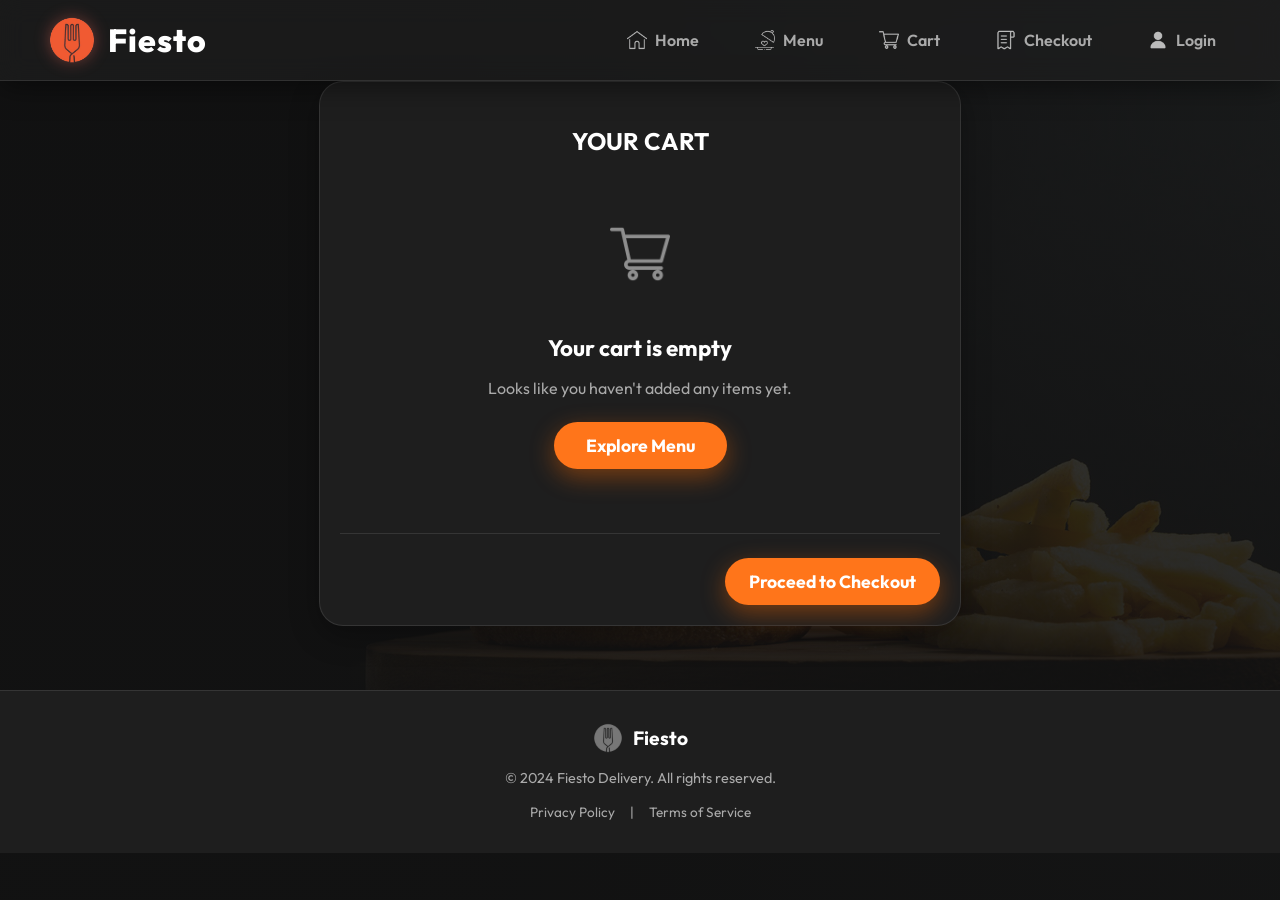
<file: frontend/cart.html>
<!DOCTYPE html>
<html lang="en">

<head>
    <meta charset="UTF-8">
    <meta name="viewport" content="width=device-width, initial-scale=1.0">
    <title>Fiesto - Cart</title>
    <link rel="stylesheet" href="style.css">
    <link rel="shortcut icon" href="images/favicon.png" type="image/x-icon">
</head>

<body>
    <div class="navigation">
        <div class="navigation-logo">
            <img class="icon" src="images/favicon.png" alt="Fiesto Logo">
            <h1 class="title">Fiesto</h1>
        </div>
        <nav>
            <ul>
                <li class="nav-item"><a href="index.html"><img src="images/home.png"><span>Home</span></a></li>
                <li class="nav-item"><a href="menu.html"><img src="images/menu.png"><span>Menu</span></a></li>
                <li class="nav-item"><a href="cart.html"><img src="images/cart.png"><span>Cart</span></a></li>
                <li class="nav-item"><a href="checkout.html"><img src="images/checkout.png"><span>Checkout</span></a>
                </li>
                <li onclick="openPopup()"><a href="#"><img src="images/person.png"><span
                            class="logged-name">Login</span></a></li>
            </ul>
        </nav>
    </div>

    <div class="cart-container">
        <h3>YOUR CART</h3>
        <ul id="cartItemsList"></ul>
        <div id="totalAmountContainer" style="display: flex; flex-direction: column; align-items: flex-end; gap: 1rem;">
            <h4>Total Amount: <span id="totalAmount">₹0.00</span></h4>
            <a href="checkout.html" class="checkout-button" style="text-decoration: none; padding: 12px 24px;">Proceed
                to Checkout</a>
        </div>
    </div>

    <div id="loginPopup" class="popup">
        <div class="popup-content">
            <span class="close" onclick="closePopup()">&times;</span>
            <h2>Login</h2>
            <form id="loginForm" onsubmit="login(event)">
                <input type="text" id="username" placeholder="Username" required>
                <input type="tel" id="phone" placeholder="Phone Number" required>
                <textarea id="address" placeholder="Address for delivery" required></textarea>
                <button id="loginBtn" type="submit" style="display: inline-block;">Login</button>
            </form>
            <button id="logoutBtn" onclick="logout()" style="display: none;">Logout</button>
        </div>
    </div>

    <footer
        style="margin-top: 4rem; padding: 2rem; border-top: 1px solid var(--border); background: var(--bg-card); text-align: center; color: var(--text-muted);">
        <div style="display: flex; justify-content: center; align-items: center; gap: 10px; margin-bottom: 1rem;">
            <img src="images/favicon.png" alt="Fiesto Logo" style="height: 30px; filter: grayscale(1);">
            <h2 style="margin: 0; color: var(--text-main); font-size: 1.2rem;">Fiesto</h2>
        </div>
        <p style="margin: 0; font-size: 0.9rem;">&copy; 2024 Fiesto Delivery. All rights reserved.</p>
        <div style="margin-top: 1rem; display: flex; justify-content: center; gap: 15px; font-size: 0.85rem;">
            <a href="#" style="color: var(--text-muted); text-decoration: none;">Privacy Policy</a> |
            <a href="#" style="color: var(--text-muted); text-decoration: none;">Terms of Service</a>
        </div>
    </footer>

    <script src="utils.js"></script>
    <script src="script.js"></script>
    <script>
        function loadCartItems() {
            const cartItemsList = document.getElementById("cartItemsList");
            const totalAmountContainer = document.getElementById("totalAmount");
            cartItemsList.innerHTML = ""; 
            let totalAmount = 0;

            const cartItems = JSON.parse(sessionStorage.getItem('cartItems')) || {};

            for (const key in cartItems) {
                if (cartItems.hasOwnProperty(key)) {
                    const item = cartItems[key];
                    const listItem = document.createElement("li");
                    listItem.innerHTML = `
                        <div>
                            <h4>${item.name}</h4>
                            <p>Quantity: ${item.count}</p>
                            <p>Price: ${item.price}</p>
                        </div>
                    `;
                    cartItemsList.appendChild(listItem);

                    const itemPriceStr = String(item.price).replace(/[^\d.]/g, '');
                    const itemPrice = parseFloat(itemPriceStr);
                    totalAmount += item.count * itemPrice;
                }
            }

            totalAmountContainer.textContent = `₹${totalAmount.toFixed(2)}`;

            if (Object.keys(cartItems).length === 0) {
                cartItemsList.style.display = 'block';
                cartItemsList.innerHTML = `
                    <div style="padding: 2rem 0;">
                        <img src="images/cart.png" alt="Empty Cart" style="height: 60px; filter: invert(1) opacity(0.5); margin-bottom: 1rem;"/>
                        <h4 style="color: var(--text-main); margin-bottom: 0.5rem; font-size: 1.4rem;">Your cart is empty</h4>
                        <p style="color: var(--text-muted); margin-bottom: 1.5rem;">Looks like you haven't added any items yet.</p>
                        <a href="menu.html" class="checkout-button" style="text-decoration: none; display: inline-block;">Explore Menu</a>
                    </div>
                `;
                totalAmountContainer.parentElement.style.display = 'none';
            } else {
                cartItemsList.style.display = 'flex';
                totalAmountContainer.parentElement.style.display = 'flex';
            }
        }

        // Load cart items when the page is loaded
        document.addEventListener("DOMContentLoaded", loadCartItems);
    </script>
</body>

</html>
</file>
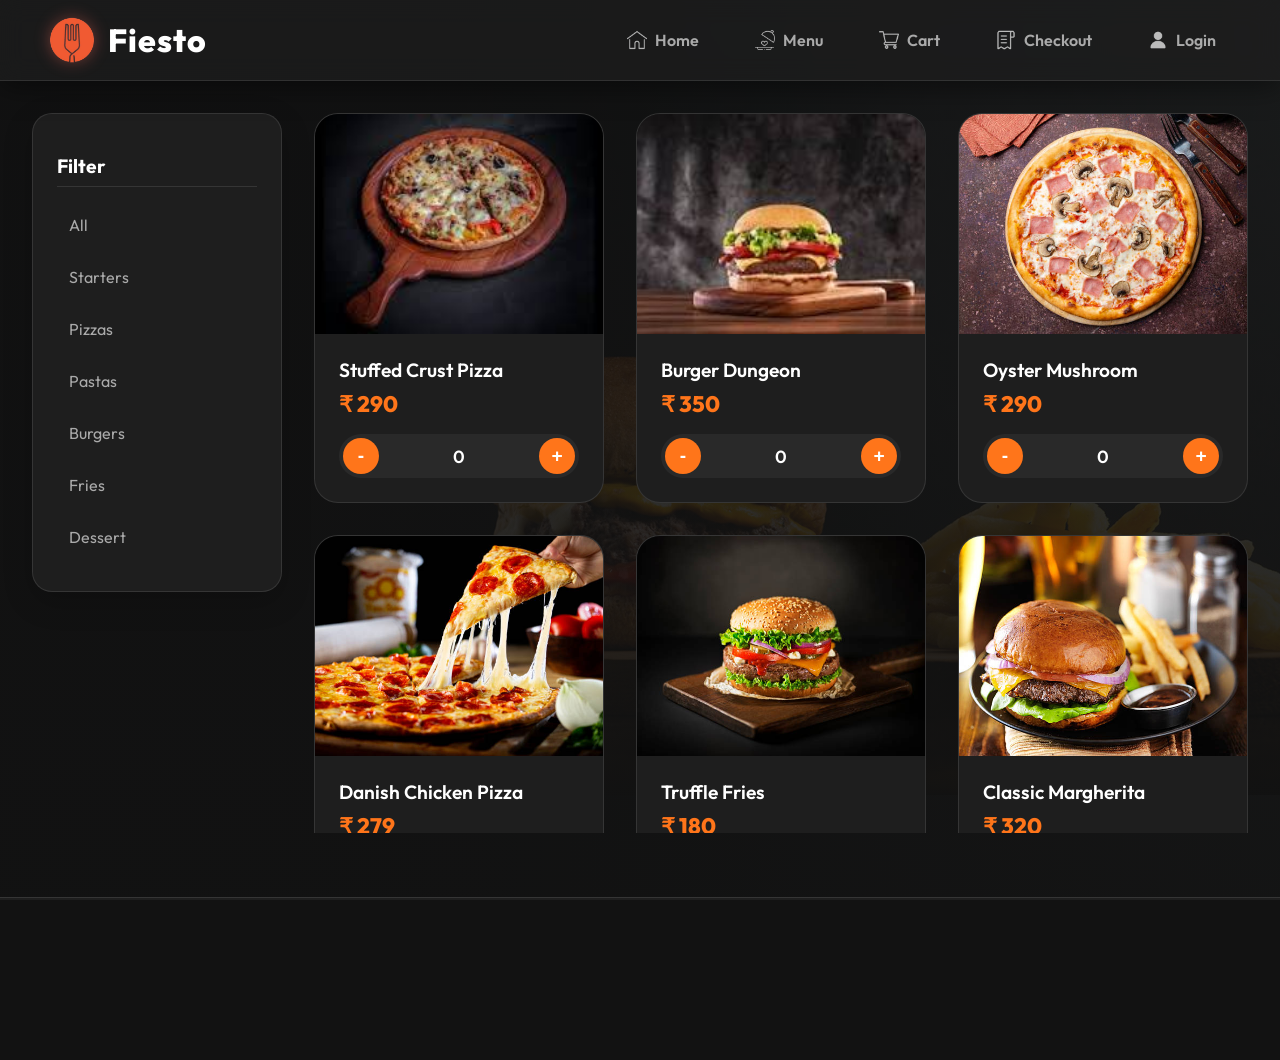
<file: frontend/menu.html>
<!DOCTYPE html>
<html lang="en">

<head>
    <meta charset="UTF-8">
    <meta name="viewport" content="width=device-width, initial-scale=1.0">
    <title>Fiesto</title>
    <link rel="stylesheet" href="style.css">
    <link rel="shortcut icon" href="images/favicon.png" type="image/x-icon">
</head>

<body>
    <div class="navigation">
        <div class="navigation-logo">
            <img class="icon" src="images/favicon.png" alt="Fiesto Logo">
            <h1 class="title">Fiesto</h1>
        </div>
        <nav>
            <ul>
                <li class="nav-item"><a href="index.html"><img src="images/home.png"><span>Home</span></a></li>
                <li class="nav-item"><a href="menu.html"><img src="images/menu.png"><span>Menu</span></a></li>
                <li class="nav-item"><a href="cart.html"><img src="images/cart.png"><span>Cart</span></a></li>
                <li class="nav-item"><a href="checkout.html"><img src="images/checkout.png"><span>Checkout</span></a>
                </li>
                <li onclick="openPopup()"><a href="#"><img src="images/person.png"><span
                            class="logged-name">Login</span></a></li>
            </ul>
        </nav>
    </div>

    <div class="menu-container">
        <div class="sidebar">
            <h2>Filter</h2>
            <ul>
                <li onclick="filterItems('All')">All</li>
                <li onclick="filterItems('starters')">Starters</li>
                <li onclick="filterItems('pizzas')">Pizzas</li>
                <li onclick="filterItems('pastas')">Pastas</li>
                <li onclick="filterItems('burgers')">Burgers</li>
                <li onclick="filterItems('fries')">Fries</li>
                <li onclick="filterItems('dessert')">Dessert</li>
            </ul>
        </div>
        <div class="categories">
            <div class="all-items">
                <div class="card pizzas" data-index="0">
                    <div class="card-image">
                        <img src="images/f1.png" alt="Food 1">
                    </div>
                    <div class="card-details">
                        <div class="card-title">Stuffed Crust Pizza</div>
                        <div class="card-price">₹ 290</div>
                        <div class="card-add">
                            <button class="btn minus-btn">-</button>
                            <span class="item-count">0</span>
                            <button class="btn plus-btn">+</button>
                        </div>
                    </div>
                </div>
                <div class="card burgers" data-index="1">
                    <div class="card-image">
                        <img src="images/f2.png" alt="Food 1">
                    </div>
                    <div class="card-details">
                        <div class="card-title">Burger Dungeon</div>
                        <div class="card-price">₹ 350</div>
                        <div class="card-add">
                            <button class="btn minus-btn">-</button>
                            <span class="item-count">0</span>
                            <button class="btn plus-btn">+</button>
                        </div>
                    </div>
                </div>
                <div class="card pizzas" data-index="2">
                    <div class="card-image">
                        <img src="images/f3.png" alt="Food 1">
                    </div>
                    <div class="card-details">
                        <div class="card-title">Oyster Mushroom</div>
                        <div class="card-price">₹ 290</div>
                        <div class="card-add">
                            <button class="btn minus-btn">-</button>
                            <span class="item-count">0</span>
                            <button class="btn plus-btn">+</button>
                        </div>
                    </div>
                </div>
                <div class="card pizzas" data-index="3">
                    <div class="card-image">
                        <img src="images/f4.png" alt="Food 1">
                    </div>
                    <div class="card-details">
                        <div class="card-title">Danish Chicken Pizza</div>
                        <div class="card-price">₹ 279</div>
                        <div class="card-add">
                            <button class="btn minus-btn">-</button>
                            <span class="item-count">0</span>
                            <button class="btn plus-btn">+</button>
                        </div>
                    </div>
                </div>
                <div class="card burgers" data-index="4">
                    <div class="card-image">
                        <img src="images/f5.png" alt="French Fries">
                    </div>
                    <div class="card-details">
                        <div class="card-title">Truffle Fries</div>
                        <div class="card-price">₹ 180</div>
                        <div class="card-add">
                            <button class="btn minus-btn">-</button>
                            <span class="item-count">0</span>
                            <button class="btn plus-btn">+</button>
                        </div>
                    </div>
                </div>
                <div class="card pizzas" data-index="5">
                    <div class="card-image">
                        <img src="images/f6.png" alt="Margherita Pizza">
                    </div>
                    <div class="card-details">
                        <div class="card-title">Classic Margherita</div>
                        <div class="card-price">₹ 320</div>
                        <div class="card-add">
                            <button class="btn minus-btn">-</button>
                            <span class="item-count">0</span>
                            <button class="btn plus-btn">+</button>
                        </div>
                    </div>
                </div>
                <div class="card burgers" data-index="6">
                    <div class="card-image">
                        <img src="images/f7.png" alt="Double Bacon Burger">
                    </div>
                    <div class="card-details">
                        <div class="card-title">Double Bacon Smash</div>
                        <div class="card-price">₹ 450</div>
                        <div class="card-add">
                            <button class="btn minus-btn">-</button>
                            <span class="item-count">0</span>
                            <button class="btn plus-btn">+</button>
                        </div>
                    </div>
                </div>
                <div class="card burgers" data-index="7">
                    <div class="card-image">
                        <img src="images/f8.png" alt="Chicken Burger">
                    </div>
                    <div class="card-details">
                        <div class="card-title">Spicy Chicken Filet</div>
                        <div class="card-price">₹ 380</div>
                        <div class="card-add">
                            <button class="btn minus-btn">-</button>
                            <span class="item-count">0</span>
                            <button class="btn plus-btn">+</button>
                        </div>
                    </div>
                </div>
                <div class="card pastas" data-index="8">
                    <div class="card-image">
                        <img src="images/f9.png" alt="Penne Pasta">
                    </div>
                    <div class="card-details">
                        <div class="card-title">Penne Arrabbiata</div>
                        <div class="card-price">₹ 260</div>
                        <div class="card-add">
                            <button class="btn minus-btn">-</button>
                            <span class="item-count">0</span>
                            <button class="btn plus-btn">+</button>
                        </div>
                    </div>
                </div>
                <div class="card fries" data-index="9">
                    <div class="card-image">
                        <img src="images/f10.png" alt="Loaded Nachos">
                    </div>
                    <div class="card-details">
                        <div class="card-title">Loaded Beef Nachos</div>
                        <div class="card-price">₹ 310</div>
                        <div class="card-add">
                            <button class="btn minus-btn">-</button>
                            <span class="item-count">0</span>
                            <button class="btn plus-btn">+</button>
                        </div>
                    </div>
                </div>
                <div class="card fries" data-index="10">
                    <div class="card-image">
                        <img src="images/f11.png" alt="Onion Rings">
                    </div>
                    <div class="card-details">
                        <div class="card-title">Crispy Onion Rings</div>
                        <div class="card-price">₹ 140</div>
                        <div class="card-add">
                            <button class="btn minus-btn">-</button>
                            <span class="item-count">0</span>
                            <button class="btn plus-btn">+</button>
                        </div>
                    </div>
                </div>
                <div class="card fries" data-index="11">
                    <div class="card-image">
                        <img src="images/f12.png" alt="Garlic Bread">
                    </div>
                    <div class="card-details">
                        <div class="card-title">Cheesy Garlic Bread</div>
                        <div class="card-price">₹ 190</div>
                        <div class="card-add">
                            <button class="btn minus-btn">-</button>
                            <span class="item-count">0</span>
                            <button class="btn plus-btn">+</button>
                        </div>
                    </div>
                </div>
                <!-- New Items -->
                <div class="card dessert" data-index="12">
                    <div class="card-image">
                        <img src="images/f2.png" alt="Chocolate Cake"> <!-- Reusing an image -->
                    </div>
                    <div class="card-details">
                        <div class="card-title">Molten Lava Cake</div>
                        <div class="card-price">₹ 220</div>
                        <div class="card-add">
                            <button class="btn minus-btn">-</button>
                            <span class="item-count">0</span>
                            <button class="btn plus-btn">+</button>
                        </div>
                    </div>
                </div>
                <div class="card dessert" data-index="13">
                    <div class="card-image">
                        <img src="images/f3.png" alt="Vanilla Ice Cream">
                    </div>
                    <div class="card-details">
                        <div class="card-title">Madagascar Vanilla Sundae</div>
                        <div class="card-price">₹ 180</div>
                        <div class="card-add">
                            <button class="btn minus-btn">-</button>
                            <span class="item-count">0</span>
                            <button class="btn plus-btn">+</button>
                        </div>
                    </div>
                </div>
                <div class="card dessert" data-index="14">
                    <div class="card-image">
                        <img src="images/f4.png" alt="Cheesecake">
                    </div>
                    <div class="card-details">
                        <div class="card-title">New York Cheesecake</div>
                        <div class="card-price">₹ 280</div>
                        <div class="card-add">
                            <button class="btn minus-btn">-</button>
                            <span class="item-count">0</span>
                            <button class="btn plus-btn">+</button>
                        </div>
                    </div>
                </div>
                <div class="card dessert" data-index="15">
                    <div class="card-image">
                        <img src="images/f1.png" alt="Brownie">
                    </div>
                    <div class="card-details">
                        <div class="card-title">Fudge Brownie</div>
                        <div class="card-price">₹ 150</div>
                        <div class="card-add">
                            <button class="btn minus-btn">-</button>
                            <span class="item-count">0</span>
                            <button class="btn plus-btn">+</button>
                        </div>
                    </div>
                </div>
            </div>
        </div>
    </div>

    <div id="loginPopup" class="popup">
        <div class="popup-content">
            <span class="close" onclick="closePopup()">&times;</span>
            <h2>Login</h2>
            <form id="loginForm" onsubmit="login(event)">
                <input type="text" id="username" placeholder="Username" required>
                <input type="tel" id="phone" placeholder="Phone Number" required>
                <textarea id="address" placeholder="Address for delivery" required></textarea>
                <button id="loginBtn" type="submit" style="display: inline-block;">Login</button>
            </form>
            <button id="logoutBtn" onclick="logout()" style="display: none;">Logout</button>
        </div>
    </div>

    <footer
        style="margin-top: 4rem; padding: 2rem; border-top: 1px solid var(--border); background: var(--bg-card); text-align: center; color: var(--text-muted);">
        <div style="display: flex; justify-content: center; align-items: center; gap: 10px; margin-bottom: 1rem;">
            <img src="images/favicon.png" alt="Fiesto Logo" style="height: 30px; filter: grayscale(1);">
            <h2 style="margin: 0; color: var(--text-main); font-size: 1.2rem;">Fiesto</h2>
        </div>
        <p style="margin: 0; font-size: 0.9rem;">&copy; 2024 Fiesto Delivery. All rights reserved.</p>
        <div style="margin-top: 1rem; display: flex; justify-content: center; gap: 15px; font-size: 0.85rem;">
            <a href="#" style="color: var(--text-muted); text-decoration: none;">Privacy Policy</a> |
            <a href="#" style="color: var(--text-muted); text-decoration: none;">Terms of Service</a>
        </div>
    </footer>

    <script src="utils.js"></script>
    <script>
        document.addEventListener('DOMContentLoaded', function () {
            const plusButtons = document.querySelectorAll('.plus-btn');
            const minusButtons = document.querySelectorAll('.minus-btn');
            const itemCounts = document.querySelectorAll('.item-count');
            let cartItems = JSON.parse(sessionStorage.getItem('cartItems')) || {};

            function updateCart() {
                sessionStorage.setItem('cartItems', JSON.stringify(cartItems));
            }

            function updateCheckout() {
                let checkoutItems = Object.values(cartItems).map(item => `
                    <tr>
                        <td>${item.name}</td>
                        <td>${item.price}</td>
                        <td>${item.count}</td>
                    </tr>
                `).join('');
                sessionStorage.setItem('checkoutItems', JSON.stringify(checkoutItems));
            }

            plusButtons.forEach((button, index) => {
                button.addEventListener('click', function () {
                    let itemCount = itemCounts[index];
                    let currentCount = parseInt(itemCount.textContent, 10);
                    itemCount.textContent = currentCount + 1;

                    let card = button.closest('.card');
                    let itemName = card.querySelector('.card-title').textContent;
                    let itemPrice = card.querySelector('.card-price').textContent;

                    if (cartItems[index]) {
                        cartItems[index].count += 1;
                    } else {
                        // Remove prefix 'Price: ' and double currency symbols
                        let cleanPrice = itemPrice.replace('Price: ', '').replace('₹', '').replace('₹', '').trim();
                        cartItems[index] = {
                            name: itemName,
                            price: cleanPrice,
                            count: 1
                        };
                    }

                    updateCart();
                    updateCheckout();
                });
            });

            minusButtons.forEach((button, index) => {
                button.addEventListener('click', function () {
                    let itemCount = itemCounts[index];
                    let currentCount = parseInt(itemCount.textContent, 10);
                    if (currentCount > 0) {
                        itemCount.textContent = currentCount - 1;

                        if (cartItems[index]) {
                            cartItems[index].count -= 1;
                            if (cartItems[index].count === 0) {
                                delete cartItems[index];
                            }
                        }

                        updateCart();
                        updateCheckout();
                    }
                });
            });

            // Load cart items from sessionStorage if available
            if (Object.keys(cartItems).length > 0) {
                Object.keys(cartItems).forEach(index => {
                    itemCounts[index].textContent = cartItems[index].count;
                });
            }
        });

        function filterItems(category) {
            const cards = document.querySelectorAll('.card');
            cards.forEach(card => {
                if (category === 'All' || card.classList.contains(category)) {
                    card.style.display = 'block';
                } else {
                    card.style.display = 'none';
                }
            });
        }


    </script>
</body>

</html>
</file>
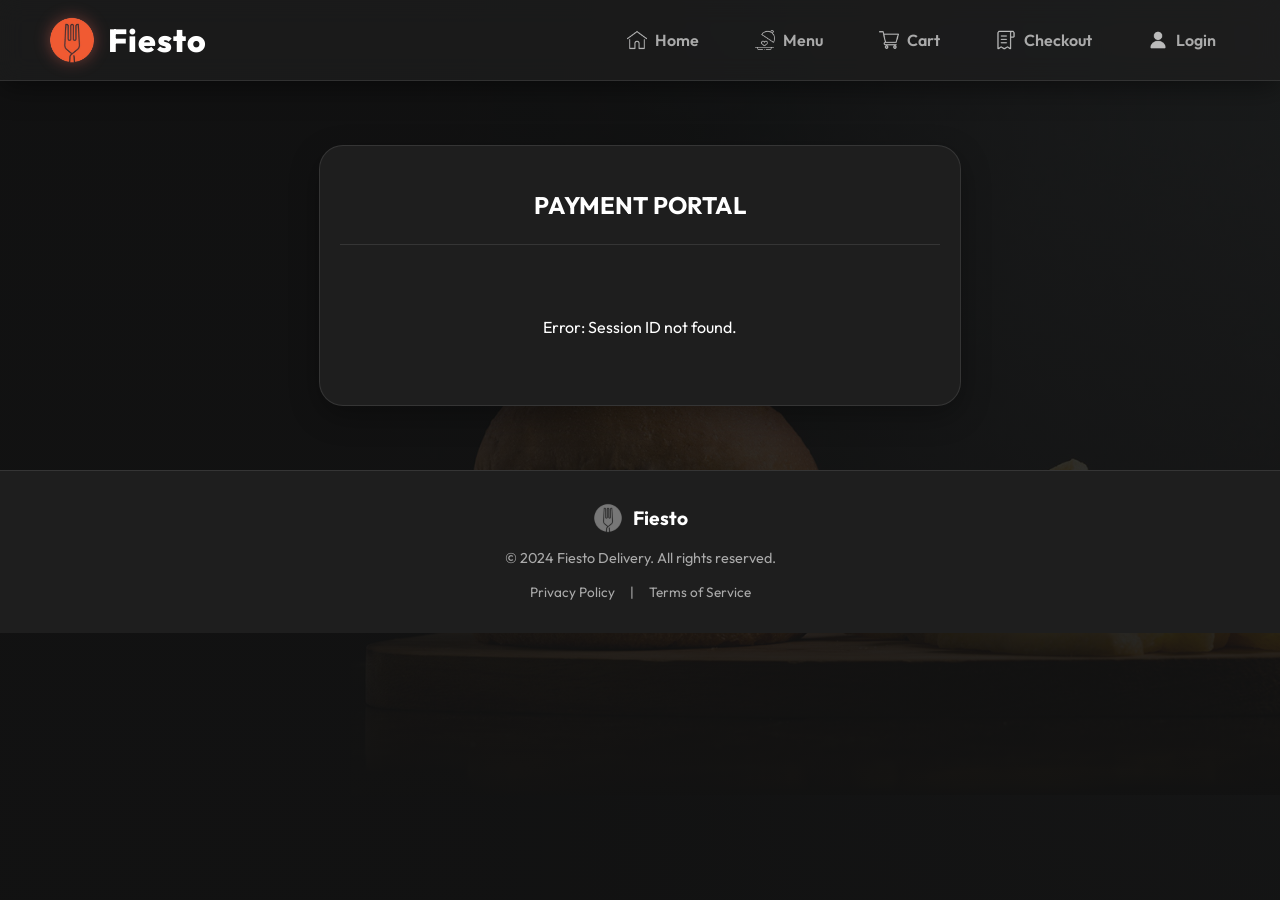
<file: frontend/payment.html>
<!DOCTYPE html>
<html lang="en">

<head>
    <meta charset="UTF-8">
    <meta name="viewport" content="width=device-width, initial-scale=1.0">
    <title>Fiesto - Payment</title>
    <link rel="stylesheet" href="style.css">
    <link rel="shortcut icon" href="images/favicon.png" type="image/x-icon">
    <!-- Add any additional styles or scripts here -->
</head>

<body>
    <div class="navigation">
        <div class="navigation-logo">
            <img class="icon" src="images/favicon.png" alt="Fiesto Logo">
            <h1 class="title">Fiesto</h1>
        </div>
        <nav>
            <ul>
                <li class="nav-item"><a href="index.html"><img src="images/home.png"><span>Home</span></a></li>
                <li class="nav-item"><a href="menu.html"><img src="images/menu.png"><span>Menu</span></a></li>
                <li class="nav-item"><a href="cart.html"><img src="images/cart.png"><span>Cart</span></a></li>
                <li class="nav-item"><a href="checkout.html"><img src="images/checkout.png"><span>Checkout</span></a>
                </li>
                <li onclick="openPopup()"><a href="#"><img src="images/person.png"><span
                            class="logged-name">Login</span></a></li>
            </ul>
        </nav>
    </div>

    <div class="cart-container" style="text-align: center; margin-top: 4rem;">
        <h3>PAYMENT PORTAL</h3>
        <hr>
        <div id="paymentStatus" style="padding: 2rem;">
            <!-- Payment status and details will be displayed here -->
            <img src="images/checkout.png" alt="Payment"
                style="height: 60px; filter: invert(1) opacity(0.5); margin-bottom: 1rem;" />
            <h4 style="color: var(--text-main); margin-bottom: 0.5rem; font-size: 1.4rem;">Processing Your
                Transaction...</h4>
        </div>
    </div>

    <div id="loginPopup" class="popup">
        <div class="popup-content">
            <span class="close" onclick="closePopup()">&times;</span>
            <h2>Login</h2>
            <form id="loginForm" onsubmit="login(event)">
                <input type="text" id="username" placeholder="Username" required>
                <input type="tel" id="phone" placeholder="Phone Number" required>
                <textarea id="address" placeholder="Address for delivery" required></textarea>
                <button id="loginBtn" type="submit" style="display: inline-block;">Login</button>
            </form>
            <button id="logoutBtn" onclick="logout()" style="display: none;">Logout</button>
        </div>
    </div>

    <footer
        style="margin-top: 4rem; padding: 2rem; border-top: 1px solid var(--border); background: var(--bg-card); text-align: center; color: var(--text-muted);">
        <div style="display: flex; justify-content: center; align-items: center; gap: 10px; margin-bottom: 1rem;">
            <img src="images/favicon.png" alt="Fiesto Logo" style="height: 30px; filter: grayscale(1);">
            <h2 style="margin: 0; color: var(--text-main); font-size: 1.2rem;">Fiesto</h2>
        </div>
        <p style="margin: 0; font-size: 0.9rem;">&copy; 2024 Fiesto Delivery. All rights reserved.</p>
        <div style="margin-top: 1rem; display: flex; justify-content: center; gap: 15px; font-size: 0.85rem;">
            <a href="#" style="color: var(--text-muted); text-decoration: none;">Privacy Policy</a> |
            <a href="#" style="color: var(--text-muted); text-decoration: none;">Terms of Service</a>
        </div>
    </footer>

    <script>
        // JavaScript code to handle payment confirmation
        document.addEventListener('DOMContentLoaded', async function () {
            const urlParams = new URLSearchParams(window.location.search);
            const sessionId = urlParams.get('sessionId');

            if (!sessionId) {
                // Handle error if sessionId is not provided
                document.getElementById('paymentStatus').innerHTML = '<p>Error: Session ID not found.</p>';
                return;
            }

            if (sessionId === 'mock_session_123') {
                // Mock Display payment success message
                document.getElementById('paymentStatus').innerHTML = `
                    <img src="images/checkout.png" alt="Success" style="height: 60px; filter: invert(0.6) sepia(1) saturate(5) hue-rotate(80deg); margin-bottom: 1rem;"/>
                    <h4 style="color: #4cd137; margin-bottom: 0.5rem; font-size: 1.4rem;">Payment Successful!</h4>
                    <p style="color: var(--text-muted);">Order ID: mock_txn_987654321</p>
                    <p style="color: var(--text-main); font-size: 1.2rem; font-weight: bold; margin-top: 1rem;">Your order is being prepared!</p>
                    <a href="index.html" class="checkout-button" style="text-decoration: none; display: inline-block; margin-top: 1.5rem;">Return Home</a>
                `;
            } else {
                document.getElementById('paymentStatus').innerHTML = `
                    <h4 style="color: #e84118; margin-bottom: 0.5rem; font-size: 1.4rem;">Payment Verification Failed</h4>
                    <p style="color: var(--text-muted); margin-bottom: 1.5rem;">There was an error verifying your transaction. Please try again or contact support.</p>
                    <a href="checkout.html" class="checkout-button" style="text-decoration: none; display: inline-block;">Return to Checkout</a>
                `;
            }
        });
    </script>
    <script src="utils.js"></script>
</body>

</html>
</file>
<file: frontend/style.css>
@import url('https://fonts.googleapis.com/css2?family=Outfit:wght@300;400;600;800&display=swap');

/* Colors & Tokens */
:root {
  --primary: hsl(24, 100%, 55%);
  --primary-hover: hsl(24, 100%, 45%);
  --bg-dark: #121212;
  --bg-card: #1e1e1e;
  --bg-glass: rgba(30, 30, 30, 0.7);
  --text-main: #ffffff;
  --text-muted: #aaaaaa;
  --border: rgba(255, 255, 255, 0.1);
}

/* Base styling */
body,
html {
  margin: 0;
  padding: 0;
  font-family: 'Outfit', sans-serif;
  height: 100vh;
  overflow-x: hidden;
  background-color: var(--bg-dark);
  color: var(--text-main);
}

body {
  background-image: linear-gradient(rgba(18, 18, 18, 0.8), rgba(18, 18, 18, 0.95)), url(images/bg-image.jpg);
  background-repeat: no-repeat;
  background-position: center;
  background-size: cover;
  background-attachment: fixed;
}

/* Navigation */
.navigation {
  display: flex;
  justify-content: space-between;
  align-items: center;
  padding: 1rem 3rem;
  background: var(--bg-glass);
  backdrop-filter: blur(12px);
  -webkit-backdrop-filter: blur(12px);
  position: sticky;
  top: 0;
  z-index: 100;
  border-bottom: 1px solid var(--border);
  box-shadow: 0 4px 30px rgba(0, 0, 0, 0.5);
}

.navigation-logo {
  display: flex;
  align-items: center;
  gap: 12px;
}

.title {
  color: var(--text-main);
  margin: 0;
  font-weight: 800;
  letter-spacing: 1px;
}

.icon {
  height: 48px;
  filter: drop-shadow(0 0 8px rgba(255, 111, 97, 0.4));
}

.navigation nav ul {
  list-style: none;
  padding: 0;
  margin: 0;
  display: flex;
  gap: 1.5rem;
}

nav ul li {
  display: flex;
  align-items: center;
}

nav ul li a {
  text-decoration: none;
  color: var(--text-muted);
  font-weight: 600;
  display: flex;
  align-items: center;
  gap: 8px;
  padding: 8px 16px;
  border-radius: 24px;
  transition: all 0.3s ease;
}

nav ul li a img {
  height: 20px;
  width: 20px;
  filter: invert(1) opacity(0.7);
  transition: all 0.3s ease;
}

nav ul li a:hover,
nav ul li.active a {
  color: var(--text-main);
  background: rgba(255, 255, 255, 0.05);
  transform: translateY(-2px);
}

nav ul li a:hover img,
nav ul li.active a img {
  filter: invert(1) opacity(1);
}

nav ul li a span {
  font-size: 1rem;
}

/* Home */
.home-container {
  display: flex;
  flex-direction: column;
  align-items: center;
  justify-content: center;
  min-height: 70vh;
  text-align: center;
  gap: 2rem;
  padding: 2rem;
}

.home-1 {
  max-width: 600px;
  animation: slideUp 0.8s cubic-bezier(0.16, 1, 0.3, 1) forwards;
}

.home-1 h2 {
  font-size: 3.5rem;
  font-weight: 800;
  line-height: 1.1;
  margin-bottom: 1rem;
  background: linear-gradient(90deg, #fff, #ffb347);
  background-clip: text;
  -webkit-background-clip: text;
  -webkit-text-fill-color: transparent;
}

.home-1 p {
  font-size: 1.2rem;
  color: var(--text-muted);
  margin-bottom: 2.5rem;
}

.home-2 {
  max-width: 800px;
  color: var(--text-muted);
  font-size: 1.1rem;
  font-weight: 300;
  animation: slideUp 1s cubic-bezier(0.16, 1, 0.3, 1) forwards;
  opacity: 0;
}

@keyframes slideUp {
  from {
    opacity: 0;
    transform: translateY(40px);
  }

  to {
    opacity: 1;
    transform: translateY(0);
  }
}

.explore-button {
  display: inline-block;
  background: var(--primary);
  color: white;
  padding: 14px 32px;
  border-radius: 30px;
  text-decoration: none;
  font-weight: 600;
  font-size: 1.1rem;
  box-shadow: 0 8px 24px rgba(255, 107, 0, 0.4);
  transition: all 0.3s cubic-bezier(0.16, 1, 0.3, 1);
}

.explore-button:hover {
  transform: translateY(-2px);
  box-shadow: 0 12px 28px rgba(255, 107, 0, 0.6);
}

/* About Section Fixes */
.about-container {
  max-width: 1200px;
  margin: 4rem auto;
  padding: 3rem 2rem;
  text-align: center;
  background: var(--bg-card);
  border-radius: var(--radius);
  border: 1px solid var(--border);
  box-shadow: var(--shadow);
  backdrop-filter: blur(12px);
  -webkit-backdrop-filter: blur(12px);
}

.about-container h2 {
  font-size: 2.5rem;
  color: var(--text-main);
  margin-bottom: 1.5rem;
  display: inline-block;
}

.about-container p {
  font-size: 1.2rem;
  color: var(--text-muted);
  line-height: 1.8;
  max-width: 800px;
  margin: 0 auto;
}

.explore-button:hover {
  background: var(--primary-hover);
  transform: translateY(-4px) scale(1.02);
  box-shadow: 0 12px 32px rgba(255, 107, 0, 0.6);
}


/* Menu */
.menu-container {
  display: grid;
  grid-template-columns: 250px 1fr;
  gap: 2rem;
  margin: 2rem;
}

.sidebar {
  background: var(--bg-card);
  border-radius: 20px;
  padding: 1.5rem;
  border: 1px solid var(--border);
  box-shadow: 0 10px 30px rgba(0, 0, 0, 0.2);
  height: fit-content;
}

.categories {
  background: transparent;
  padding: 0;
  height: 80vh;
  overflow-y: auto;
  overflow-x: hidden;
}

.categories::-webkit-scrollbar {
  width: 8px;
}

.categories::-webkit-scrollbar-thumb {
  background: rgba(255, 255, 255, 0.2);
  border-radius: 4px;
}

.all-items {
  display: grid;
  grid-template-columns: repeat(auto-fill, minmax(280px, 1fr));
  gap: 2rem;
  width: 100%;
}

.all-items>.card {
  background: var(--bg-card);
  border: 1px solid var(--border);
  border-radius: 24px;
  transition: all 0.4s cubic-bezier(0.16, 1, 0.3, 1);
  animation: fadeIn 0.5s ease forwards;
  position: relative;
  overflow: hidden;
  display: flex;
  flex-direction: column;
}

.all-items>.card:hover {
  transform: translateY(-8px);
  box-shadow: 0 20px 40px rgba(0, 0, 0, 0.4);
  border-color: rgba(255, 111, 97, 0.4);
}

@keyframes fadeIn {
  from {
    opacity: 0;
    transform: translateY(20px);
  }

  to {
    opacity: 1;
    transform: translateY(0);
  }
}

.card-image {
  width: 100%;
  height: 220px;
  overflow: hidden;
  position: relative;
}

.card-image img {
  width: 100%;
  height: 100%;
  object-fit: cover;
  transition: transform 0.6s cubic-bezier(0.16, 1, 0.3, 1);
}

.card:hover .card-image img {
  transform: scale(1.08);
}

.card-details {
  padding: 1.5rem;
  display: flex;
  flex-direction: column;
  flex-grow: 1;
}

.card-title {
  font-size: 1.2rem;
  font-weight: 600;
  margin-bottom: 0.5rem;
  color: var(--text-main);
}

.card-description {
  font-size: 0.9rem;
  color: var(--text-muted);
  line-height: 1.5;
  margin-bottom: 1rem;
  flex-grow: 1;
}

.card-price {
  font-size: 1.4rem;
  font-weight: 800;
  color: var(--primary);
  margin-bottom: 1rem;
}

.card-add {
  display: flex;
  align-items: center;
  justify-content: space-between;
  background: rgba(255, 255, 255, 0.05);
  border-radius: 30px;
  padding: 4px;
}

.card-add span {
  font-weight: 600;
  font-size: 1.1rem;
  width: 40px;
  text-align: center;
}

.btn {
  background-color: var(--primary);
  color: #fff;
  width: 36px;
  height: 36px;
  border: none;
  border-radius: 50%;
  cursor: pointer;
  display: flex;
  align-items: center;
  justify-content: center;
  font-weight: bold;
  font-size: 1.2rem;
  transition: all 0.3s cubic-bezier(0.16, 1, 0.3, 1);
}

.btn:hover {
  background-color: var(--primary-hover);
  transform: scale(1.1);
}

.btn:active {
  transform: scale(0.95);
}

/* Cart */
.cart-container {
  background: var(--bg-card);
  margin: 2rem auto;
  padding: 2rem;
  border-radius: 24px;
  text-align: center;
  max-width: 800px;
  width: 90%;
  border: 1px solid var(--border);
  box-shadow: 0 10px 30px rgba(0, 0, 0, 0.3);
}

.cart-container img {
  height: 120px;
  margin-top: 1rem;
  filter: drop-shadow(0 4px 12px rgba(0, 0, 0, 0.2));
}

/* Checkout */
.checkout-container {
  background: var(--bg-card);
  margin: 2rem auto;
  padding: 2.5rem;
  border-radius: 24px;
  max-width: 800px;
  width: 90%;
  border: 1px solid var(--border);
  box-shadow: 0 10px 30px rgba(0, 0, 0, 0.3);
}

.checkout-container h3 {
  font-size: 2rem;
  margin-bottom: 1.5rem;
  color: var(--text-main);
  text-align: center;
}

hr {
  border: 0;
  height: 1px;
  background: var(--border);
  margin: 1.5rem 0;
}

.checkout-items {
  display: flex;
  flex-direction: column;
  gap: 1rem;
}

.checkout-items>div {
  display: grid;
  grid-template-columns: 2fr 1fr 1fr;
  align-items: center;
  padding: 1rem;
  background: rgba(255, 255, 255, 0.03);
  border-radius: 12px;
  transition: transform 0.2s ease;
}

.checkout-items>div:hover {
  transform: translateX(5px);
  background: rgba(255, 255, 255, 0.05);
}

.checkout-summary {
  display: flex;
  justify-content: space-between;
  align-items: center;
  margin-top: 2rem;
}

.checkout-summary h4 {
  font-size: 1.5rem;
  margin: 0;
}

.checkout-summary span {
  color: var(--primary);
  font-size: 2rem;
  font-weight: 800;
  margin-left: 0.5rem;
}

.checkout-button {
  background-color: var(--primary);
  color: white;
  border: 0;
  border-radius: 30px;
  padding: 12px 32px;
  font-size: 1.1rem;
  font-weight: bold;
  box-shadow: 0 8px 24px rgba(255, 107, 0, 0.4);
  transition: all 0.3s cubic-bezier(0.16, 1, 0.3, 1);
  cursor: pointer;
}

.checkout-button:hover {
  background-color: var(--primary-hover);
  transform: translateY(-4px);
  box-shadow: 0 12px 32px rgba(255, 107, 0, 0.6);
}

/* Popup */
.popup {
  display: none;
  position: fixed;
  top: 0;
  left: 0;
  width: 100%;
  height: 100%;
  background-color: rgba(0, 0, 0, 0.6);
  backdrop-filter: blur(4px);
  -webkit-backdrop-filter: blur(4px);
  z-index: 999;
}

.popup-content {
  position: absolute;
  top: 50%;
  left: 50%;
  transform: translate(-50%, -50%);
  background: var(--bg-card);
  padding: 2.5rem;
  border-radius: 24px;
  border: 1px solid var(--border);
  box-shadow: 0 20px 50px rgba(0, 0, 0, 0.5);
  max-width: 400px;
  width: 90%;
  animation: modalPop 0.4s cubic-bezier(0.16, 1, 0.3, 1) forwards;
}

@keyframes modalPop {
  0% {
    opacity: 0;
    transform: translate(-50%, -45%) scale(0.95);
  }

  100% {
    opacity: 1;
    transform: translate(-50%, -50%) scale(1);
  }
}

.close {
  position: absolute;
  top: 1rem;
  right: 1.5rem;
  cursor: pointer;
  font-size: 28px;
  color: var(--text-muted);
  transition: color 0.3s ease;
}

.close:hover {
  color: var(--primary);
}

.popup-content h2 {
  margin-top: 0;
  margin-bottom: 24px;
  text-align: center;
  font-size: 1.8rem;
}

.popup-content input,
.popup-content textarea {
  width: 100%;
  margin-bottom: 20px;
  padding: 14px;
  background: rgba(255, 255, 255, 0.05);
  border: 1px solid var(--border);
  border-radius: 12px;
  color: var(--text-main);
  font-family: 'Outfit', sans-serif;
  box-sizing: border-box;
  transition: all 0.3s ease;
}

.popup-content input:focus,
.popup-content textarea:focus {
  outline: none;
  border-color: var(--primary);
  background: rgba(255, 255, 255, 0.1);
  box-shadow: 0 0 0 3px rgba(255, 107, 0, 0.1);
}

.popup-content textarea {
  resize: vertical;
  min-height: 100px;
}

.popup-content button {
  width: 100%;
  background: var(--primary);
  color: #fff;
  border: none;
  padding: 14px;
  border-radius: 12px;
  font-size: 1.1rem;
  font-weight: bold;
  cursor: pointer;
  transition: all 0.3s cubic-bezier(0.16, 1, 0.3, 1);
}

.popup-content button:hover {
  background: var(--primary-hover);
  transform: translateY(-2px);
  box-shadow: 0 8px 20px rgba(255, 107, 0, 0.4);
}

#logoutBtn {
  background: #333;
  border: 1px solid var(--border);
}

#logoutBtn:hover {
  background: #444;
  box-shadow: none;
}

.sidebar h2 {
  font-size: 1.2rem;
  margin-bottom: 1rem;
  color: var(--text-main);
  border-bottom: 1px solid var(--border);
  padding-bottom: 0.5rem;
}

.sidebar ul {
  list-style: none;
  padding: 0;
  margin: 0;
}

.sidebar li {
  margin-bottom: 8px;
  cursor: pointer;
  font-size: 1rem;
  padding: 12px;
  border-radius: 12px;
  transition: all 0.3s ease;
  color: var(--text-muted);
}

.sidebar li:hover,
.sidebar li.active {
  background: rgba(255, 255, 255, 0.05);
  color: var(--primary);
  transform: translateX(5px);
}

.cart-container {
  max-width: 600px;
  margin: 0 auto;
  padding: 20px;
}

.cart-container h3 {
  text-align: center;
  font-size: 24px;
  margin-bottom: 20px;
}

#cartItemsList {
  list-style: none;
  padding: 0;
  display: flex;
  flex-direction: column;
  gap: 1rem;
}

#cartItemsList li {
  display: grid;
  grid-template-columns: auto 1fr;
  gap: 1.5rem;
  align-items: center;
  padding: 1.5rem;
  background: rgba(255, 255, 255, 0.03);
  border-radius: 16px;
  transition: all 0.3s ease;
  text-align: left;
}

#cartItemsList li:hover {
  transform: translateY(-5px);
  background: rgba(255, 255, 255, 0.05);
}

#cartItemsList li img {
  width: 100px;
  height: 100px;
  object-fit: contain;
  filter: drop-shadow(0 4px 12px rgba(0, 0, 0, 0.2));
}

#cartItemsList li div {
  display: flex;
  flex-direction: column;
  gap: 0.5rem;
}

#cartItemsList li h4 {
  margin: 0;
  font-size: 1.2rem;
  color: var(--text-main);
}

#cartItemsList li p {
  margin: 0;
  color: var(--text-muted);
}

#totalAmountContainer {
  margin-top: 2rem;
  padding-top: 1.5rem;
  border-top: 1px solid var(--border);
  display: flex;
  justify-content: flex-end;
  align-items: center;
}

#totalAmountContainer h4 {
  font-size: 1.5rem;
  margin: 0;
  color: var(--text-main);
}

#totalAmountContainer span {
  color: var(--primary);
  font-size: 2rem;
  font-weight: 800;
  margin-left: 1rem;
}
</file>
